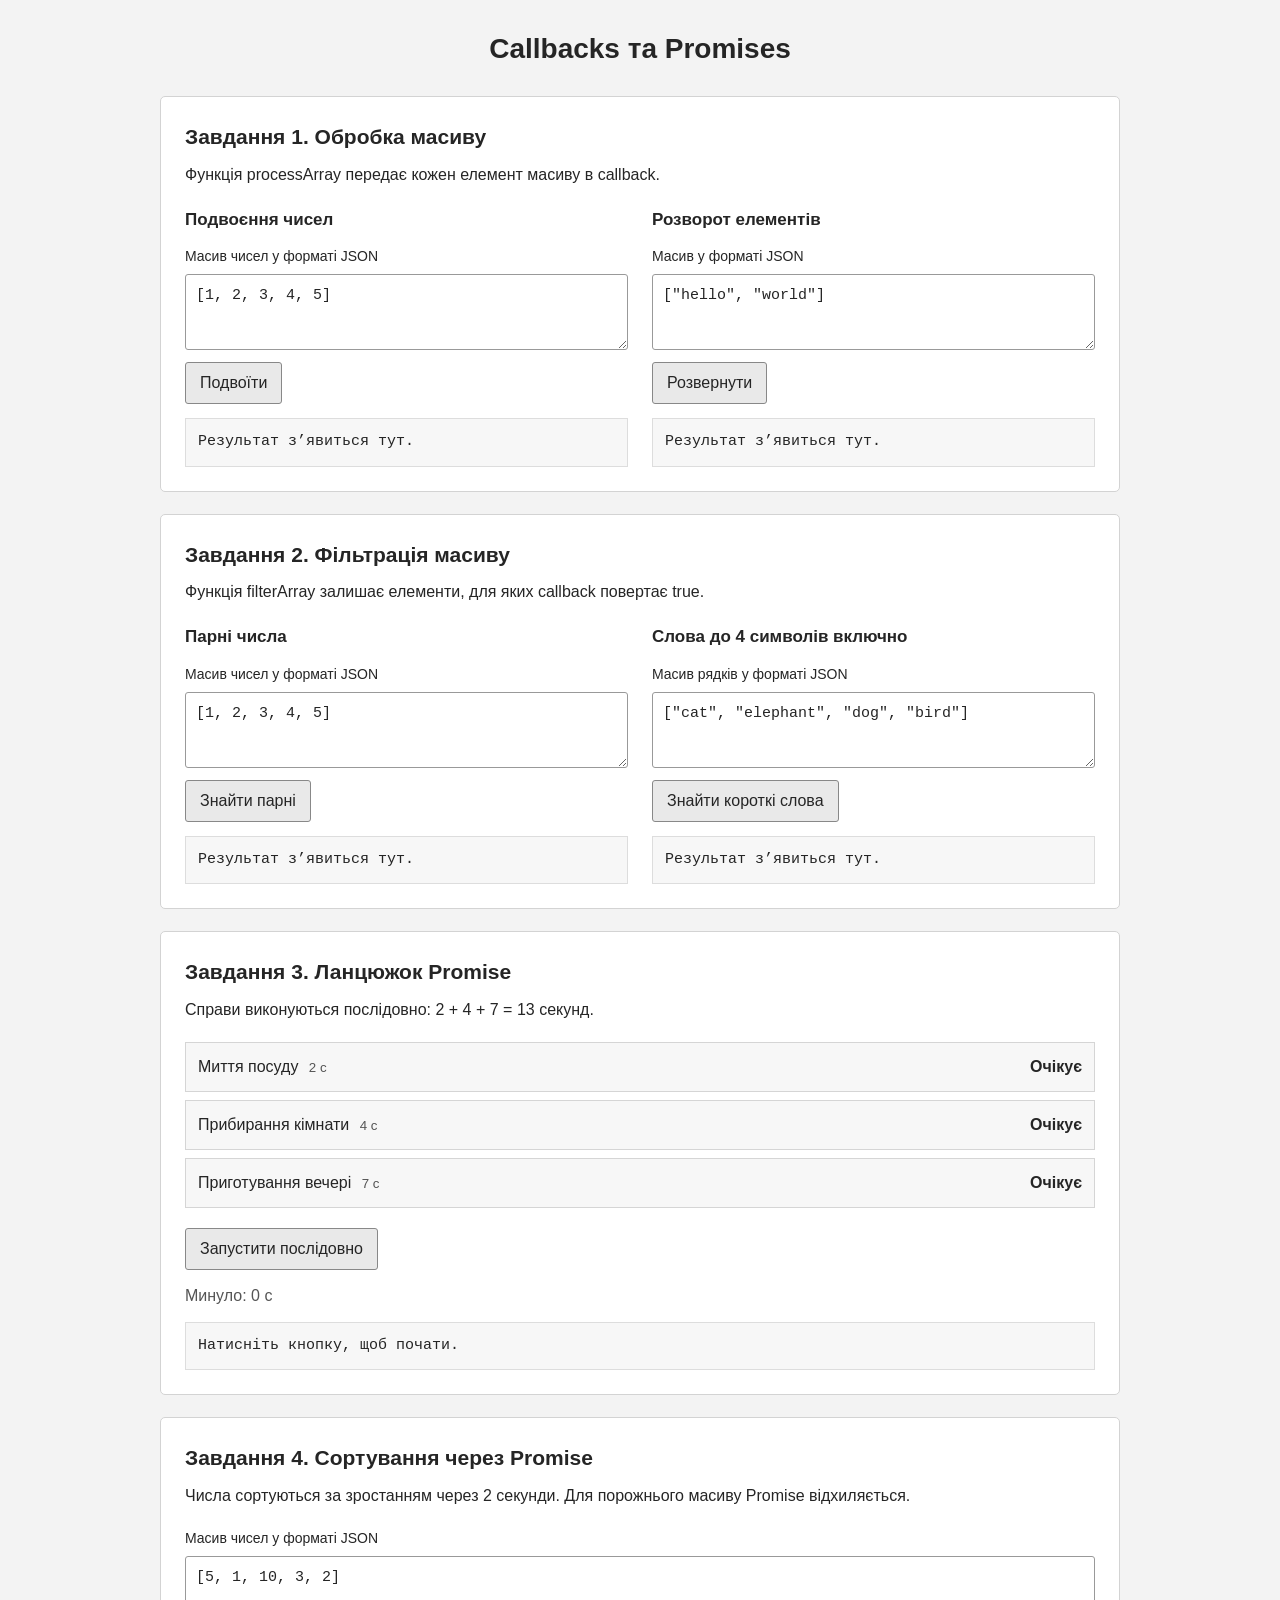
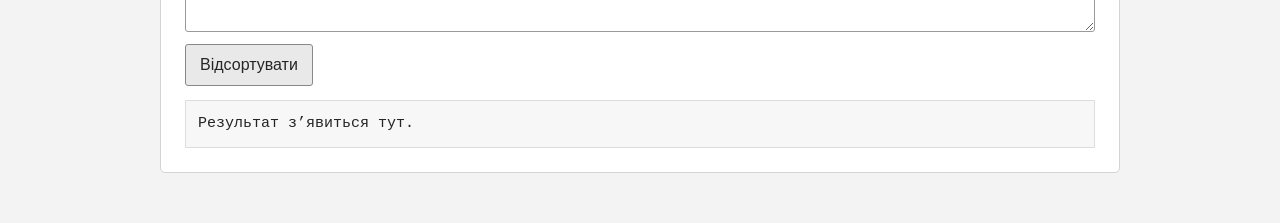
<file: hw10 - Promises, async await/index.html>
<!DOCTYPE html>
<html lang="uk">
<head>
  <meta charset="UTF-8">
  <meta name="viewport" content="width=device-width, initial-scale=1.0">
  <title>Callbacks та Promises</title>
  <link rel="stylesheet" href="style.css">
  <script src="script.js" defer></script>
</head>
<body>
  <main>
    <h1>Callbacks та Promises</h1>

    <section aria-labelledby="process-heading">
      <h2 id="process-heading">Завдання 1. Обробка масиву</h2>
      <p>Функція processArray передає кожен елемент масиву в callback.</p>

      <div class="examples">
        <form id="double-form" novalidate>
          <h3>Подвоєння чисел</h3>
          <label for="double-input">Масив чисел у форматі JSON</label>
          <textarea id="double-input" rows="2" aria-describedby="double-error">[1, 2, 3, 4, 5]</textarea>
          <p id="double-error" class="error" role="alert" hidden></p>
          <button type="submit">Подвоїти</button>
          <pre class="result" role="status" aria-label="Результат подвоєння">Результат з’явиться тут.</pre>
        </form>

        <form id="reverse-form" novalidate>
          <h3>Розворот елементів</h3>
          <label for="reverse-input">Масив у форматі JSON</label>
          <textarea id="reverse-input" rows="2" aria-describedby="reverse-error">["hello", "world"]</textarea>
          <p id="reverse-error" class="error" role="alert" hidden></p>
          <button type="submit">Розвернути</button>
          <pre class="result" role="status" aria-label="Результат розвороту">Результат з’явиться тут.</pre>
        </form>
      </div>
    </section>

    <section aria-labelledby="filter-heading">
      <h2 id="filter-heading">Завдання 2. Фільтрація масиву</h2>
      <p>Функція filterArray залишає елементи, для яких callback повертає true.</p>

      <div class="examples">
        <form id="even-form" novalidate>
          <h3>Парні числа</h3>
          <label for="even-input">Масив чисел у форматі JSON</label>
          <textarea id="even-input" rows="2" aria-describedby="even-error">[1, 2, 3, 4, 5]</textarea>
          <p id="even-error" class="error" role="alert" hidden></p>
          <button type="submit">Знайти парні</button>
          <pre class="result" role="status" aria-label="Парні числа">Результат з’явиться тут.</pre>
        </form>

        <form id="short-form" novalidate>
          <h3>Слова до 4 символів включно</h3>
          <label for="short-input">Масив рядків у форматі JSON</label>
          <textarea id="short-input" rows="2" aria-describedby="short-error">["cat", "elephant", "dog", "bird"]</textarea>
          <p id="short-error" class="error" role="alert" hidden></p>
          <button type="submit">Знайти короткі слова</button>
          <pre class="result" role="status" aria-label="Короткі слова">Результат з’явиться тут.</pre>
        </form>
      </div>
    </section>

    <section aria-labelledby="chores-heading">
      <h2 id="chores-heading">Завдання 3. Ланцюжок Promise</h2>
      <p>Справи виконуються послідовно: 2 + 4 + 7 = 13 секунд.</p>

      <ol id="chores-list">
        <li>
          <span>Миття посуду <small>2 с</small></span>
          <span class="task-state">Очікує</span>
        </li>
        <li>
          <span>Прибирання кімнати <small>4 с</small></span>
          <span class="task-state">Очікує</span>
        </li>
        <li>
          <span>Приготування вечері <small>7 с</small></span>
          <span class="task-state">Очікує</span>
        </li>
      </ol>

      <button id="start-chores" type="button">Запустити послідовно</button>
      <p id="chores-time">Минуло: 0 с</p>
      <pre id="chores-log" class="result" role="log" aria-label="Перебіг виконання справ" aria-live="polite">Натисніть кнопку, щоб почати.</pre>
    </section>

    <section aria-labelledby="sort-heading">
      <h2 id="sort-heading">Завдання 4. Сортування через Promise</h2>
      <p>Числа сортуються за зростанням через 2 секунди. Для порожнього масиву Promise відхиляється.</p>

      <form id="sort-form" novalidate>
        <label for="sort-input">Масив чисел у форматі JSON</label>
        <textarea id="sort-input" rows="2" aria-describedby="sort-error">[5, 1, 10, 3, 2]</textarea>
        <p id="sort-error" class="error" role="alert" hidden></p>
        <button type="submit">Відсортувати</button>
        <pre class="result" role="status" aria-label="Результат сортування">Результат з’явиться тут.</pre>
      </form>
    </section>
  </main>
</body>
</html>
</file>
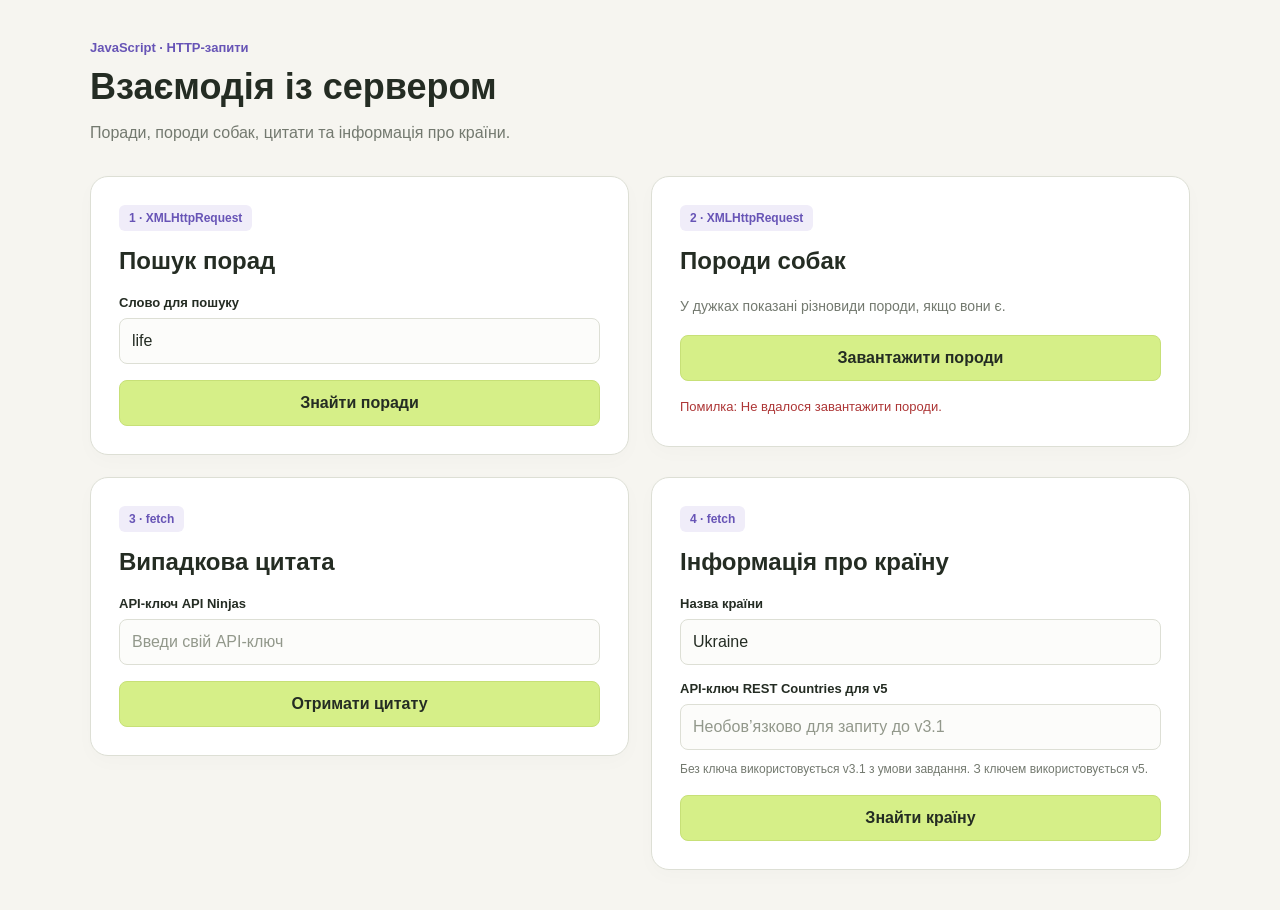
<file: hw13 - Interaction with the server/index.html>
<!DOCTYPE html>
<html lang="uk">
<head>
  <meta charset="UTF-8">
  <meta name="viewport" content="width=device-width, initial-scale=1.0">
  <title>Взаємодія із сервером</title>
  <link rel="stylesheet" href="style.css">
  <script src="script.js" defer></script>
</head>
<body>
  <main class="page">
    <header class="header">
      <p class="subtitle">JavaScript · HTTP-запити</p>
      <h1>Взаємодія із сервером</h1>
      <p>Поради, породи собак, цитати та інформація про країни.</p>
    </header>

    <div class="tasks">
      <section class="card" aria-labelledby="advice-title">
        <span class="badge">1 · XMLHttpRequest</span>
        <h2 id="advice-title">Пошук порад</h2>

        <form id="advice-form" novalidate>
          <fieldset id="advice-fields">
            <label for="advice-input">Слово для пошуку</label>

            <input
              id="advice-input"
              type="text"
              value="life"
              placeholder="Наприклад: life, love, work"
            >

            <button id="advice-button" type="submit">
              Знайти поради
            </button>
          </fieldset>
        </form>

        <p id="advice-status" class="status" role="status"></p>
        <ul id="advice-list" class="list advice-list"></ul>
      </section>

      <section class="card" aria-labelledby="dog-title">
        <span class="badge">2 · XMLHttpRequest</span>
        <h2 id="dog-title">Породи собак</h2>

        <p class="description">
          У дужках показані різновиди породи, якщо вони є.
        </p>

        <fieldset id="dog-fields">
          <button id="dog-button" type="button">
            Завантажити породи
          </button>
        </fieldset>

        <p id="dog-status" class="status" role="status"></p>
        <ul id="breed-list" class="list breed-list"></ul>
      </section>

      <section class="card" aria-labelledby="quote-title">
        <span class="badge">3 · fetch</span>
        <h2 id="quote-title">Випадкова цитата</h2>

        <form id="quote-form" novalidate>
          <fieldset id="quote-fields">
            <label for="quote-key">API-ключ API Ninjas</label>

            <input
              id="quote-key"
              type="password"
              placeholder="Введи свій API-ключ"
              autocomplete="off"
            >

            <button id="quote-button" type="submit">
              Отримати цитату
            </button>
          </fieldset>
        </form>

        <p id="quote-status" class="status" role="status"></p>
        <div id="quote-container"></div>
      </section>

      <section class="card" aria-labelledby="country-title">
        <span class="badge">4 · fetch</span>
        <h2 id="country-title">Інформація про країну</h2>

        <form id="country-form" novalidate>
          <fieldset id="country-fields">
            <label for="country-input">Назва країни</label>

            <input
              id="country-input"
              type="text"
              value="Ukraine"
              placeholder="Наприклад: Ukraine, Canada, Germany"
            >

            <label for="country-key">
              API-ключ REST Countries для v5
            </label>

            <input
              id="country-key"
              type="password"
              placeholder="Необов’язково для запиту до v3.1"
              autocomplete="off"
              aria-describedby="country-hint"
            >

            <p id="country-hint" class="hint">
              Без ключа використовується v3.1 з умови завдання.
              З ключем використовується v5.
            </p>

            <button id="country-button" type="submit">
              Знайти країну
            </button>
          </fieldset>
        </form>

        <p id="country-status" class="status" role="status"></p>
        <div id="country-info" class="country-info"></div>
      </section>
    </div>
  </main>
</body>
</html>
</file>
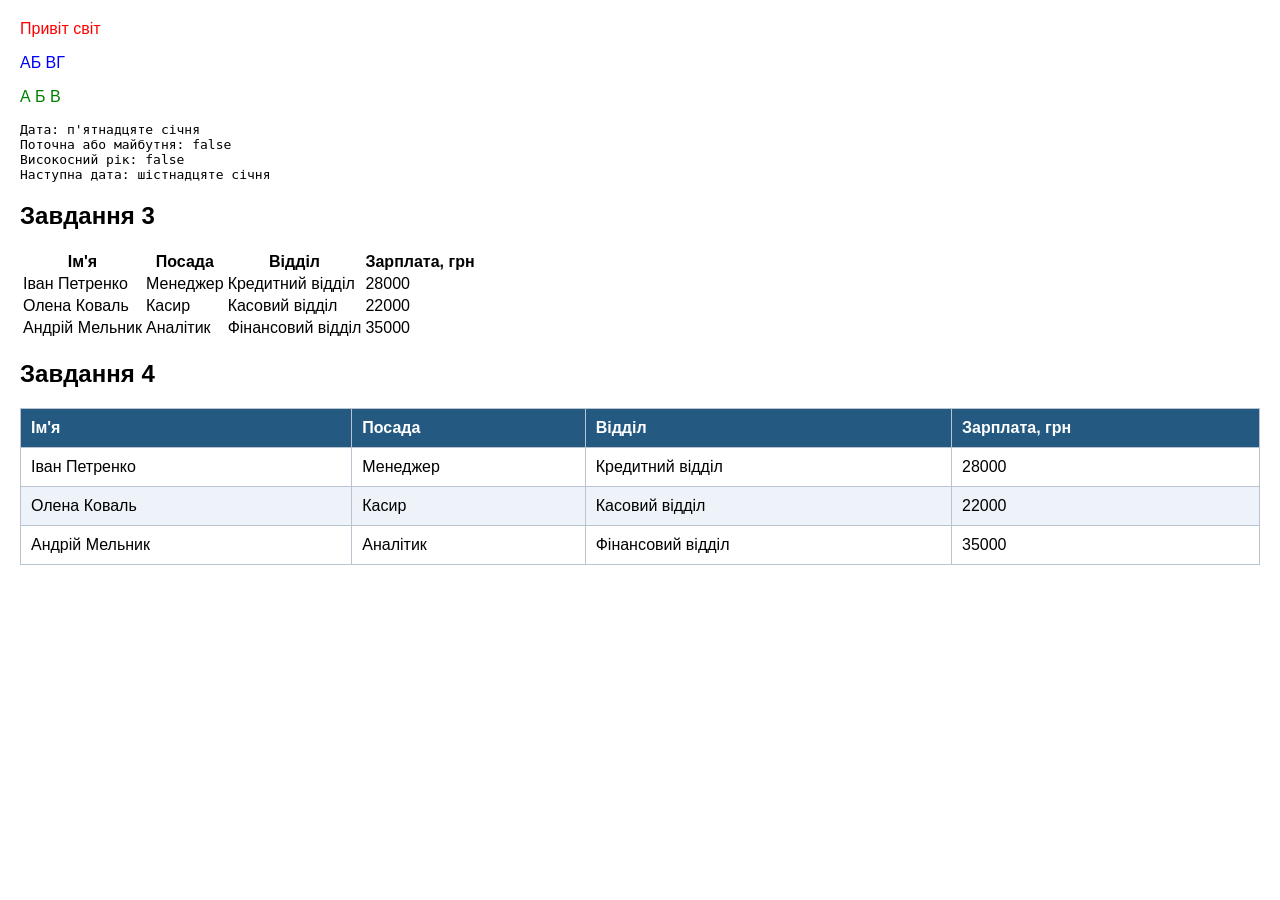
<file: hw5 - OOP. Part 2/index.html>
<!DOCTYPE html>
<html lang="en">

<head>
    <meta charset="UTF-8">
    <meta name="viewport" content="width=device-width, initial-scale=1.0">
    <link rel="stylesheet" href="style.css">
    <script src="main.js" defer></script>
    <title>Document</title>
</head>

<body>

</body>

</html>
</file>
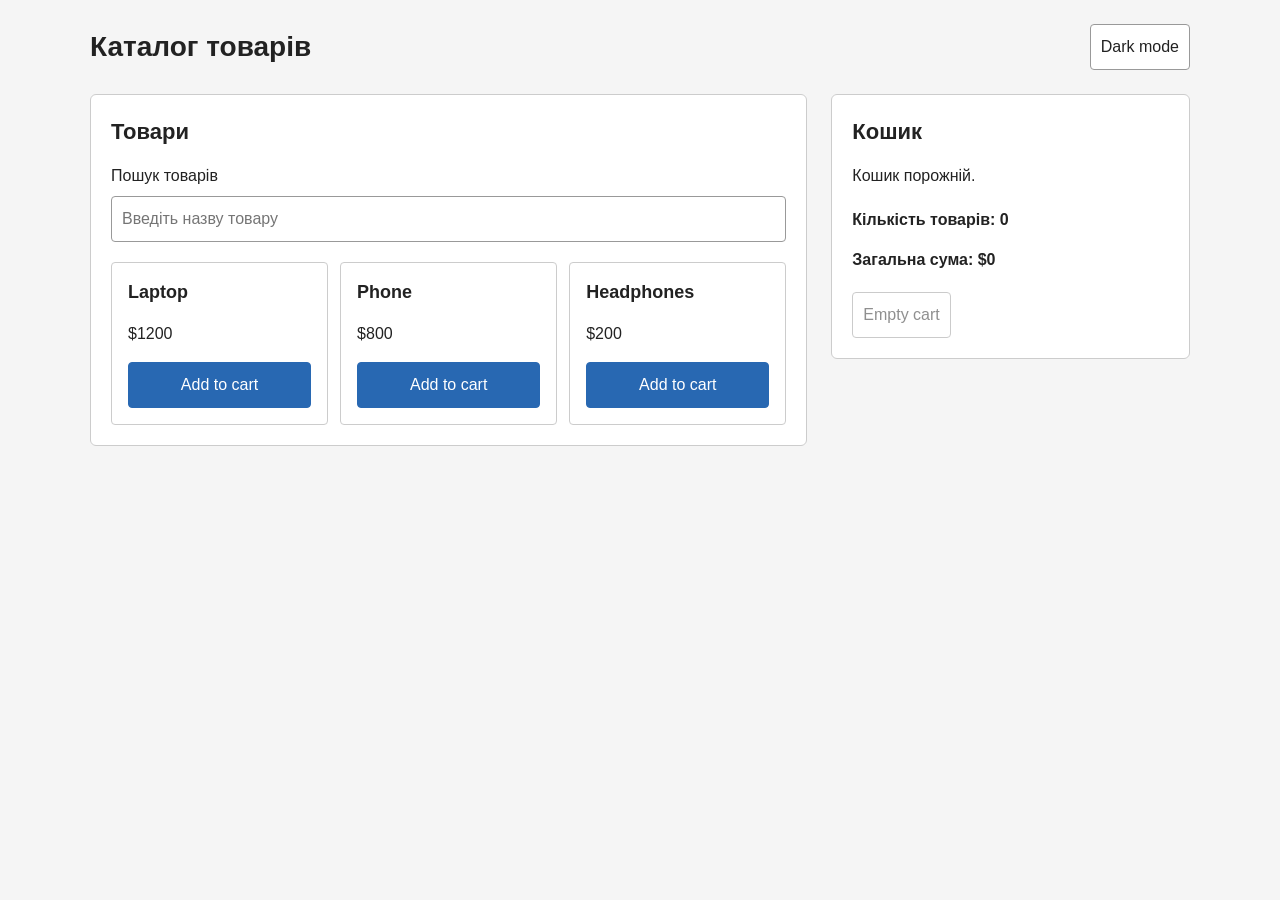
<file: hw6 - DOM.Part 2/index.html>
<!DOCTYPE html>
<html lang="uk">
<head>
    <meta charset="UTF-8">
    <meta name="viewport" content="width=device-width, initial-scale=1.0">
    <title>Каталог товарів</title>
    <link rel="stylesheet" href="style.css">
    <script src="script.js" defer></script>
</head>
<body>
    <header class="page-header">
        <h1>Каталог товарів</h1>
        <button id="theme-button" type="button" aria-label="Темний режим" aria-pressed="false">Dark mode</button>
    </header>

    <main class="layout">
        <section aria-labelledby="products-heading">
            <h2 id="products-heading">Товари</h2>
            <label for="search-input">Пошук товарів</label>
            <input id="search-input" type="search" placeholder="Введіть назву товару" autocomplete="off">

            <div id="product-list" class="product-list"></div>
            <p id="products-message" hidden>Товарів не знайдено.</p>
        </section>

        <section aria-labelledby="cart-heading">
            <h2 id="cart-heading">Кошик</h2>
            <ul id="cart-list" class="cart-list"></ul>
            <p id="cart-message">Кошик порожній.</p>

            <div class="cart-summary" role="status">
                <p>Кількість товарів: <span id="cart-count">0</span></p>
                <p>Загальна сума: <span id="cart-total">$0</span></p>
            </div>

            <button id="empty-cart-button" type="button" disabled>Empty cart</button>
        </section>
    </main>
</body>
</html>
</file>
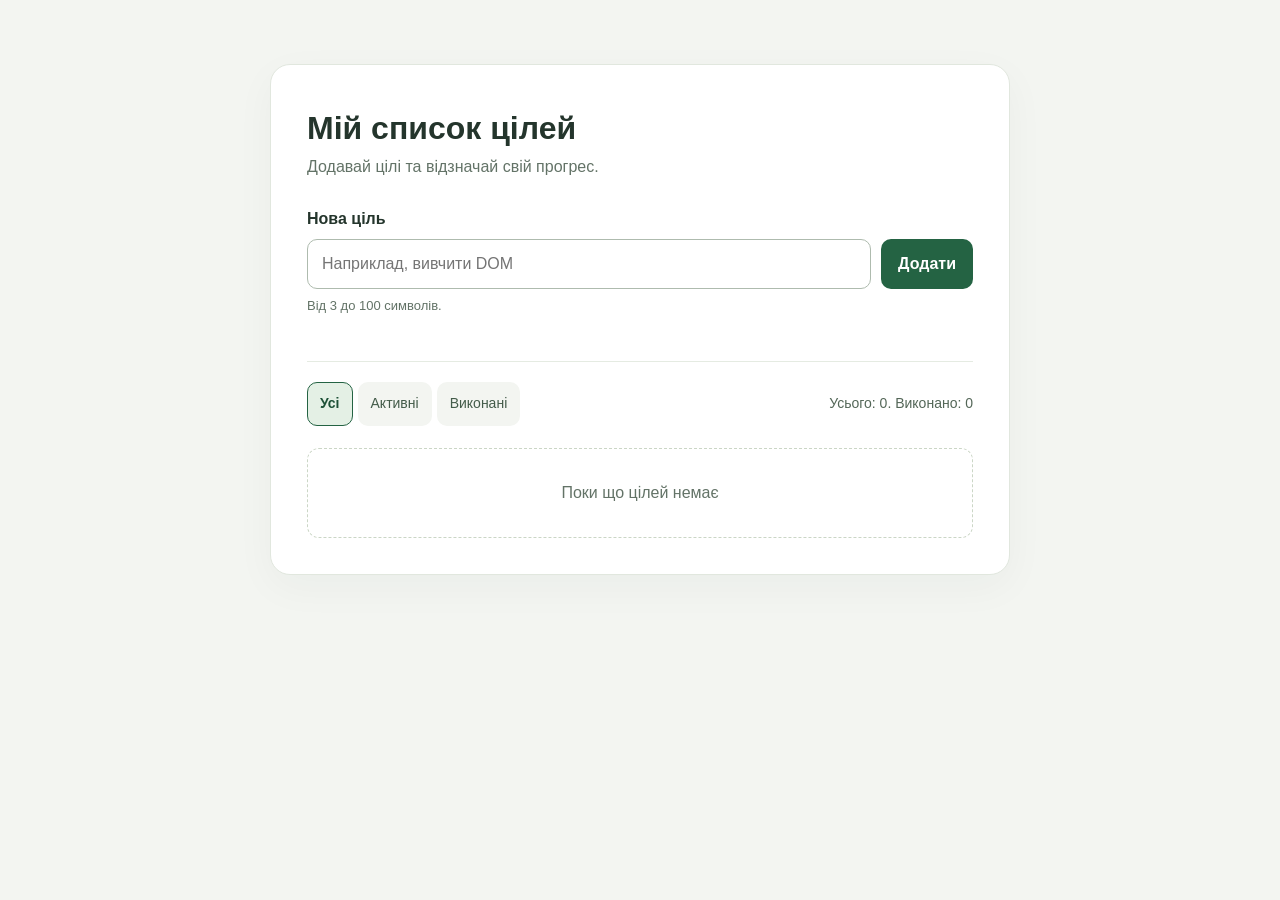
<file: hw6 - DOM/index.html>
<!DOCTYPE html>
<html lang="uk">
<head>
    <meta charset="UTF-8">
    <meta name="viewport" content="width=device-width, initial-scale=1.0">
    <title>Мій список цілей</title>
    <link rel="stylesheet" href="style.css">
    <script src="script.js" defer></script>
</head>
<body>
    <main class="container">
        <header>
            <h1>Мій список цілей</h1>
            <p class="subtitle">Додавай цілі та відзначай свій прогрес.</p>
        </header>

        <form id="goal-form" novalidate>
            <label for="goal-input">Нова ціль</label>
            <div class="form-row">
                <input
                    id="goal-input"
                    name="goal"
                    type="text"
                    placeholder="Наприклад, вивчити DOM"
                    autocomplete="off"
                    aria-describedby="goal-hint goal-error"
                    aria-invalid="false"
                    required
                >
                <button class="add-button" type="submit">Додати</button>
            </div>
            <p id="goal-hint" class="hint">Від 3 до 100 символів.</p>
            <p id="goal-error" class="error" role="alert"></p>
        </form>

        <div class="list-toolbar">
            <div class="filters" role="group" aria-label="Фільтри цілей">
                <button class="filter-button active" type="button" data-filter="all" aria-pressed="true">Усі</button>
                <button class="filter-button" type="button" data-filter="active" aria-pressed="false">Активні</button>
                <button class="filter-button" type="button" data-filter="completed" aria-pressed="false">Виконані</button>
            </div>
            <p id="counter" class="counter" role="status">Усього: 0. Виконано: 0</p>
        </div>

        <ul id="goal-list" class="goal-list" aria-label="Список цілей"></ul>
        <p id="empty-message" class="empty-message">Поки що цілей немає</p>
    </main>
</body>
</html>
</file>
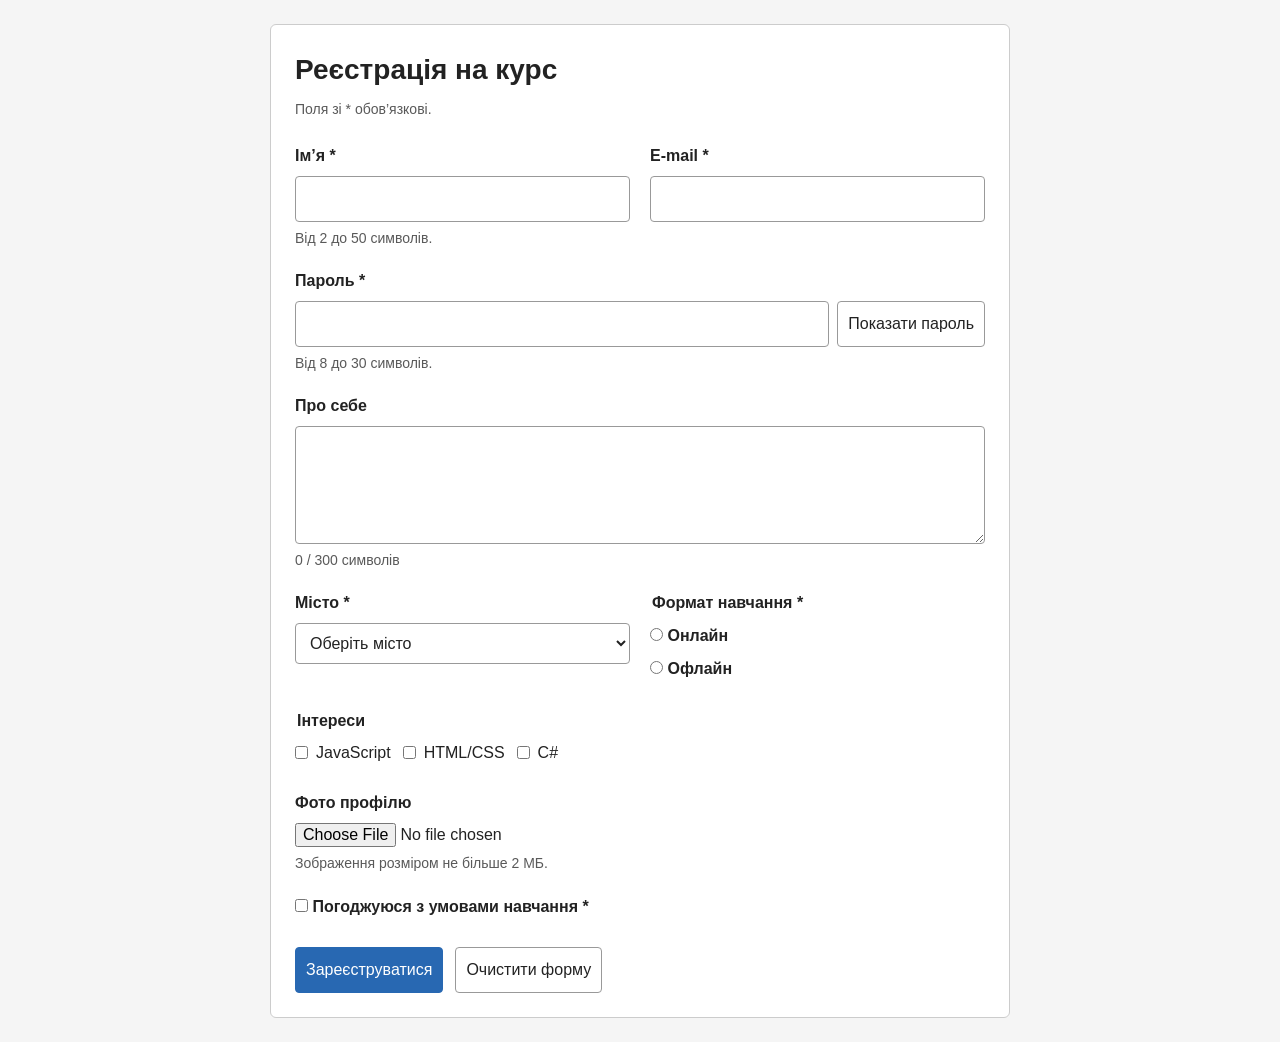
<file: hw7 - Forms/index.html>
<!DOCTYPE html>
<html lang="uk">
<head>
    <meta charset="UTF-8">
    <meta name="viewport" content="width=device-width, initial-scale=1.0">
    <title>Реєстрація на курс</title>
    <link rel="stylesheet" href="style.css">
    <script src="script.js" defer></script>
</head>
<body>
    <main class="container">
        <h1>Реєстрація на курс</h1>
        <p class="hint">Поля зі * обов’язкові.</p>

        <form id="registration-form" novalidate>
            <div class="field">
                <label for="full-name">Ім’я *</label>
                <input class="text-input" id="full-name" name="fullName" type="text" autocomplete="name" minlength="2" maxlength="50" required aria-describedby="name-hint name-error" aria-invalid="false">
                <p id="name-hint" class="hint">Від 2 до 50 символів.</p>
                <p id="name-error" class="error" role="alert"></p>
            </div>

            <div class="field">
                <label for="email">E-mail *</label>
                <input class="text-input" id="email" name="email" type="email" autocomplete="email" maxlength="100" required aria-describedby="email-error" aria-invalid="false">
                <p id="email-error" class="error" role="alert"></p>
            </div>

            <div class="field wide">
                <label for="password">Пароль *</label>
                <div class="password-row">
                    <input class="text-input" id="password" name="password" type="password" autocomplete="new-password" minlength="8" maxlength="30" required aria-describedby="password-hint password-error" aria-invalid="false">
                    <button id="password-button" type="button" aria-controls="password" aria-label="Показувати пароль" aria-pressed="false">Показати пароль</button>
                </div>
                <p id="password-hint" class="hint">Від 8 до 30 символів.</p>
                <p id="password-error" class="error" role="alert"></p>
            </div>

            <div class="field wide">
                <label for="about">Про себе</label>
                <textarea class="text-input" id="about" name="about" rows="4" maxlength="300" aria-describedby="about-counter about-error" aria-invalid="false"></textarea>
                <p id="about-counter" class="hint"><span id="character-count">0</span> / 300 символів</p>
                <p id="about-error" class="error" role="alert"></p>
            </div>

            <div class="field">
                <label for="city">Місто *</label>
                <select class="text-input" id="city" name="city" required aria-describedby="city-error" aria-invalid="false">
                    <option value="">Оберіть місто</option>
                    <option value="Вінниця">Вінниця</option>
                    <option value="Київ">Київ</option>
                    <option value="Львів">Львів</option>
                    <option value="Одеса">Одеса</option>
                    <option value="Дніпро">Дніпро</option>
                    <option value="Інше місто">Інше місто</option>
                </select>
                <p id="city-error" class="error" role="alert"></p>
            </div>

            <fieldset id="format-group" class="field" aria-describedby="format-error">
                <legend>Формат навчання *</legend>
                <label class="choice"><input id="format-online" type="radio" name="format" value="online" required aria-invalid="false" aria-describedby="format-error"> Онлайн</label>
                <label class="choice"><input type="radio" name="format" value="offline" required aria-describedby="format-error"> Офлайн</label>
                <p id="format-error" class="error" role="alert"></p>
            </fieldset>

            <fieldset class="field wide">
                <legend>Інтереси</legend>
                <div class="interests">
                    <label class="choice"><input type="checkbox" name="interests" value="JavaScript"> JavaScript</label>
                    <label class="choice"><input type="checkbox" name="interests" value="HTML/CSS"> HTML/CSS</label>
                    <label class="choice"><input type="checkbox" name="interests" value="C#"> C#</label>
                </div>
            </fieldset>

            <div class="field wide">
                <label for="photo">Фото профілю</label>
                <input id="photo" name="photo" type="file" accept="image/*" aria-describedby="photo-hint photo-error" aria-invalid="false">
                <p id="photo-hint" class="hint">Зображення розміром не більше 2 МБ.</p>
                <p id="photo-error" class="error" role="alert"></p>
            </div>

            <div class="field wide">
                <label class="choice"><input id="terms" name="terms" type="checkbox" required aria-describedby="terms-error" aria-invalid="false"> Погоджуюся з умовами навчання *</label>
                <p id="terms-error" class="error" role="alert"></p>
            </div>

            <div class="buttons wide">
                <button class="submit-button" type="submit">Зареєструватися</button>
                <button type="reset">Очистити форму</button>
            </div>

            <p id="success-message" class="success wide" role="status" hidden></p>
        </form>
    </main>
</body>
</html>
</file>
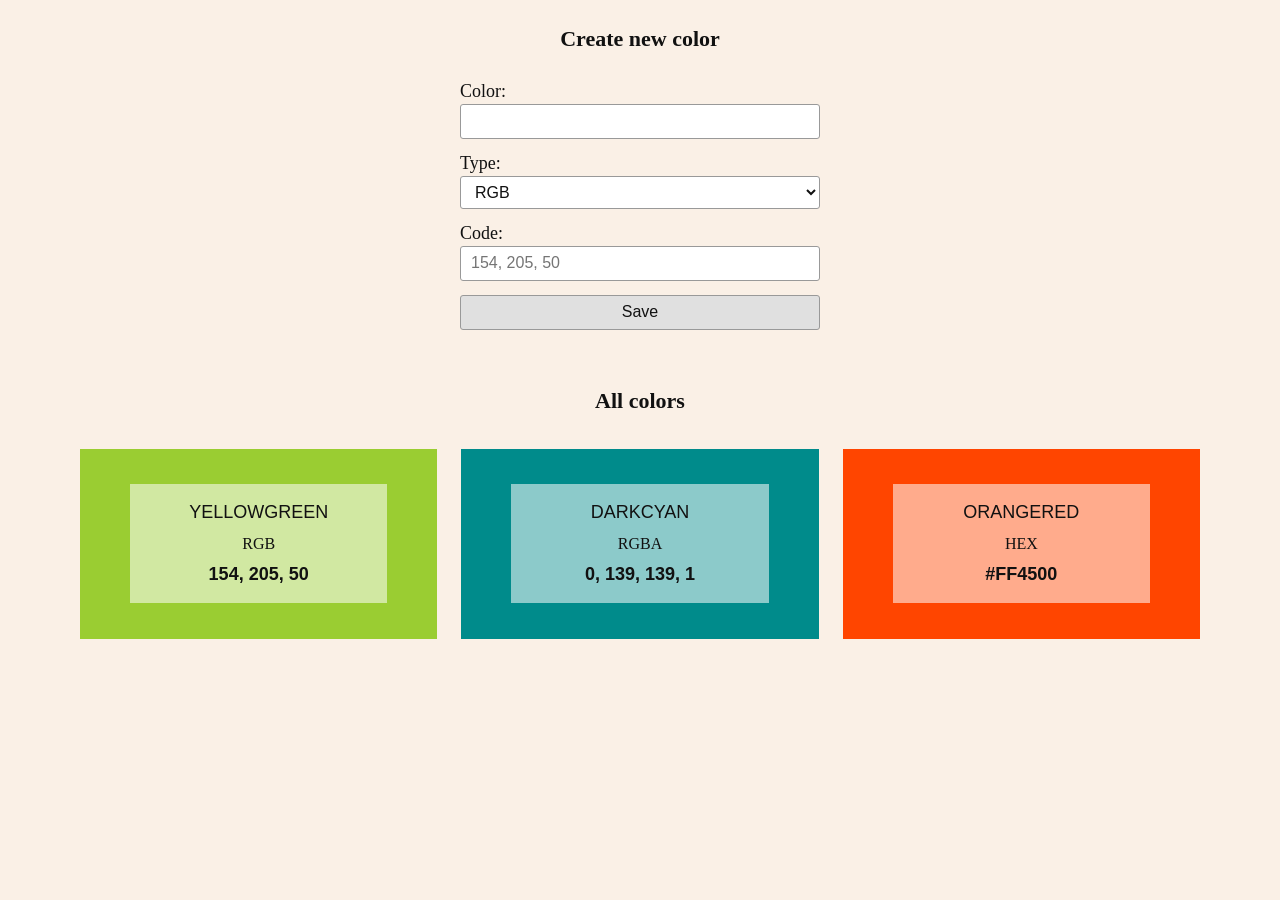
<file: hw8 - Forms. Part 2/index.html>
<!DOCTYPE html>
<html lang="uk">
<head>
    <meta charset="UTF-8">
    <meta name="viewport" content="width=device-width, initial-scale=1.0">
    <title>Color palette</title>
    <link rel="stylesheet" href="style.css">
    <script src="script.js" defer></script>
</head>
<body>
    <main>
        <section class="form-section" aria-labelledby="form-heading">
            <h1 id="form-heading">Create new color</h1>

            <form id="color-form" novalidate>
                <label for="color-name">Color:</label>
                <input id="color-name" name="colorName" type="text" autocomplete="off" required aria-describedby="name-error" aria-invalid="false">
                <p id="name-error" class="error" role="alert"></p>

                <label for="color-type">Type:</label>
                <select id="color-type" name="colorType">
                    <option value="RGB">RGB</option>
                    <option value="RGBA">RGBA</option>
                    <option value="HEX">HEX</option>
                </select>

                <label for="color-code">Code:</label>
                <input id="color-code" name="colorCode" type="text" autocomplete="off" required aria-describedby="code-error" aria-invalid="false">
                <p id="code-error" class="error" role="alert"></p>

                <button type="submit">Save</button>
                <p id="cookie-error" class="error" role="alert"></p>
            </form>
        </section>

        <section class="palette-section" aria-labelledby="palette-heading">
            <h2 id="palette-heading">All colors</h2>
            <div id="palette" class="palette"></div>
            <p id="empty-message" hidden>Поки що кольорів немає.</p>
        </section>
    </main>
</body>
</html>
</file>
<file: hw10 - Promises, async await/style.css>
* {
  box-sizing: border-box;
}

[hidden] {
  display: none !important;
}

body {
  margin: 0;
  padding: 28px 18px;
  background: #f3f3f3;
  color: #252525;
  font-family: Arial, sans-serif;
  line-height: 1.5;
}

main {
  max-width: 960px;
  margin: 0 auto;
}

h1 {
  margin: 0 0 26px;
  text-align: center;
  font-size: 28px;
}

section {
  margin-bottom: 22px;
  padding: 24px;
  border: 1px solid #d3d3d3;
  border-radius: 5px;
  background: white;
}

h2 {
  margin: 0 0 10px;
  font-size: 21px;
}

h3 {
  margin: 0 0 14px;
  font-size: 17px;
}

section > p {
  margin: 0 0 20px;
}

.examples {
  display: grid;
  grid-template-columns: repeat(2, minmax(0, 1fr));
  gap: 24px;
}

form {
  min-width: 0;
}

label {
  display: block;
  margin-bottom: 7px;
  font-size: 14px;
}

textarea {
  display: block;
  width: 100%;
  min-height: 76px;
  margin-bottom: 12px;
  padding: 10px;
  resize: vertical;
  border: 1px solid #999;
  border-radius: 3px;
  background: white;
  color: inherit;
  font: 15px/1.5 Consolas, monospace;
}

textarea[aria-invalid="true"] {
  border-color: #a32929;
}

button {
  min-height: 38px;
  padding: 8px 14px;
  border: 1px solid #888;
  border-radius: 3px;
  background: #e9e9e9;
  color: inherit;
  font: inherit;
  cursor: pointer;
}

button:hover:not(:disabled) {
  background: #dcdcdc;
}

button:disabled {
  cursor: default;
  opacity: 0.6;
}

button:focus-visible,
textarea:focus-visible {
  outline: 2px solid #444;
  outline-offset: 2px;
}

.result {
  min-height: 48px;
  margin: 14px 0 0;
  padding: 12px;
  border: 1px solid #ddd;
  background: #f7f7f7;
  white-space: pre-wrap;
  overflow-wrap: anywhere;
  font: 15px/1.5 Consolas, monospace;
}

.error {
  margin: 0 0 12px;
  color: #a32929;
  overflow-wrap: anywhere;
}

#chores-list {
  margin: 0 0 20px;
  padding: 0;
  list-style: none;
}

#chores-list li {
  display: flex;
  justify-content: space-between;
  gap: 16px;
  margin-bottom: 8px;
  padding: 12px;
  border: 1px solid #d5d5d5;
  background: #f7f7f7;
}

#chores-list small {
  margin-left: 6px;
  color: #555;
}

#chores-list .working {
  border-color: #b59a42;
  background: #fff8db;
}

#chores-list .done {
  border-color: #7b9c7b;
  background: #edf5ed;
}

.task-state {
  text-align: right;
  font-weight: bold;
}

#chores-time {
  margin: 14px 0 0;
  color: #555;
}

@media (max-width: 680px) {
  body {
    padding: 20px 12px;
  }

  section {
    padding: 18px;
  }

  .examples {
    grid-template-columns: minmax(0, 1fr);
  }

  #chores-list li {
    flex-direction: column;
    gap: 4px;
  }

  .task-state {
    text-align: left;
  }
}
</file>
<file: hw13 - Interaction with the server/style.css>
/* 1. Базові стилі */

* {
  box-sizing: border-box;
}

body {
  margin: 0;
  background: #f6f5f0;
  color: #242c23;
  font-family: "Segoe UI", Arial, sans-serif;
}

input,
button {
  font: inherit;
}

.page {
  max-width: 1150px;
  margin: 0 auto;
  padding: 40px 25px;
}

/* 2. Заголовок */

.header {
  margin-bottom: 30px;
}

.subtitle {
  margin: 0 0 10px;
  color: #6754b6;
  font-size: 13px;
  font-weight: 600;
}

h1 {
  margin: 0 0 12px;
  font-size: 36px;
  line-height: 1.2;
}

.header > p:last-child {
  margin: 0;
  color: #73796f;
  line-height: 1.6;
}

/* 3. Сітка та картки */

.tasks {
  display: grid;
  grid-template-columns: repeat(2, minmax(0, 1fr));
  align-items: start;
  gap: 22px;
}

.card {
  min-width: 0;
  padding: 28px;
  border: 1px solid #dddfd5;
  border-radius: 18px;
  background: #fff;
  box-shadow: 0 6px 20px #242c2305;
}

.badge {
  display: inline-block;
  padding: 6px 10px;
  border-radius: 6px;
  background: #f0edf9;
  color: #6754b6;
  font-size: 12px;
  font-weight: 600;
}

h2 {
  margin: 16px 0 20px;
  font-size: 24px;
}

.description {
  margin: 0 0 18px;
  color: #73796f;
  font-size: 14px;
  line-height: 1.6;
}

/* 4. Форми */

fieldset {
  min-width: 0;
  margin: 0;
  padding: 0;
  border: 0;
}

label {
  display: block;
  margin-bottom: 8px;
  font-size: 13px;
  font-weight: 600;
}

input {
  width: 100%;
  min-height: 46px;
  padding: 11px 12px;
  border: 1px solid #dddfd5;
  border-radius: 8px;
  background: #fcfcfa;
  color: #242c23;
}

input + label {
  margin-top: 16px;
}

input::placeholder {
  color: #92988b;
}

button {
  width: 100%;
  min-height: 46px;
  margin-top: 16px;
  padding: 11px 15px;
  border: 1px solid #c7e077;
  border-radius: 8px;
  background: #d6ef88;
  color: #242c23;
  font-weight: 600;
  cursor: pointer;
}

button:hover {
  background: #cbe777;
}

#dog-button {
  margin-top: 0;
}

input:focus-visible,
button:focus-visible {
  outline: 3px solid #c7bde9;
  outline-offset: 3px;
}

fieldset:disabled {
  opacity: 0.65;
}

fieldset:disabled button {
  cursor: wait;
}

/* 5. Повідомлення */

.status {
  margin: 16px 0 0;
  color: #6754b6;
  font-size: 13px;
  line-height: 1.6;
  overflow-wrap: anywhere;
}

.status:empty {
  display: none;
}

.status--error {
  color: #ad3636;
}

.hint {
  margin: 10px 0 0;
  color: #73796f;
  font-size: 12px;
  line-height: 1.6;
}

/* 6. Списки */

.list {
  max-height: 320px;
  margin: 18px 0 0;
  padding-left: 22px;
  overflow-y: auto;
}

.list:empty {
  display: none;
}

.list li {
  padding: 8px 5px;
  font-size: 14px;
  line-height: 1.6;
  overflow-wrap: anywhere;
}

.list li + li {
  border-top: 1px solid #eeeee8;
}

.breed-list {
  text-transform: capitalize;
}

/* 7. Цитата та країни */

blockquote {
  margin: 20px 0 12px;
  padding: 16px;
  border-left: 4px solid #6754b6;
  border-radius: 0 8px 8px 0;
  background: #f0edf9;
  font-size: 18px;
  line-height: 1.7;
}

.quote-author {
  margin: 0;
  color: #73796f;
  font-size: 14px;
  text-align: right;
}

.country-info {
  display: grid;
  gap: 16px;
  margin-top: 20px;
}

.country-info:empty {
  display: none;
}

.country-card {
  padding: 18px;
  border: 1px solid #e4e7dc;
  border-radius: 10px;
  background: #fcfcfa;
}

.country-card h3 {
  margin: 0 0 15px;
  font-size: 21px;
}

.country-card p {
  margin: 9px 0 0;
  font-size: 14px;
  line-height: 1.6;
}

.flag {
  display: block;
  width: 160px;
  max-width: 100%;
  height: auto;
  margin-bottom: 15px;
  border: 1px solid #dddfd5;
}

/* 8. Мобільні екрани */

@media (max-width: 760px) {
  .page {
    padding: 28px 18px;
  }

  .tasks {
    grid-template-columns: 1fr;
  }

  .card {
    padding: 23px;
  }

  h1 {
    font-size: 29px;
  }
}
</file>
<file: hw5 - OOP. Part 2/style.css>
body {
    margin: 20px;
    font-family: Arial, sans-serif;
}
</file>
<file: hw6 - DOM.Part 2/style.css>
* {
    box-sizing: border-box;
}

body {
    margin: 0;
    padding: 24px;
    background: #f5f5f5;
    color: #222222;
    font-family: Arial, sans-serif;
    line-height: 1.5;
}

.page-header,
.layout {
    max-width: 1100px;
    margin: 0 auto;
}

.page-header {
    display: flex;
    flex-wrap: wrap;
    align-items: center;
    justify-content: space-between;
    gap: 12px;
    margin-bottom: 24px;
}

h1,
h2,
h3 {
    margin: 0 0 16px;
}

h1 {
    margin: 0;
    font-size: 28px;
}

h2 {
    font-size: 22px;
}

h3 {
    font-size: 18px;
}

.layout {
    display: grid;
    grid-template-columns: 2fr 1fr;
    gap: 24px;
    align-items: start;
}

section {
    min-width: 0;
    padding: 20px;
    border: 1px solid #cccccc;
    border-radius: 6px;
    background: #ffffff;
}

input,
button {
    padding: 10px;
    border: 1px solid #999999;
    border-radius: 4px;
    background: #ffffff;
    color: inherit;
    font: inherit;
}

button {
    cursor: pointer;
}

button:disabled {
    opacity: 0.5;
    cursor: default;
}

input:focus-visible,
button:focus-visible {
    outline: 2px solid #2868b2;
    outline-offset: 2px;
}

#search-input {
    display: block;
    width: 100%;
    margin: 8px 0 20px;
}

.product-list {
    display: grid;
    grid-template-columns: repeat(3, minmax(0, 1fr));
    gap: 12px;
}

.product {
    padding: 16px;
    border: 1px solid #cccccc;
    border-radius: 4px;
}

.add-to-cart {
    width: 100%;
    border-color: #2868b2;
    background: #2868b2;
    color: #ffffff;
}

.cart-list {
    margin: 0;
    padding: 0;
    list-style: none;
}

.cart-item {
    display: flex;
    align-items: center;
    justify-content: space-between;
    gap: 12px;
    padding: 12px 0;
    border-bottom: 1px solid #cccccc;
}

.cart-item-text {
    min-width: 0;
    margin: 0;
    overflow-wrap: anywhere;
}

.remove-from-cart {
    flex-shrink: 0;
}

.cart-summary {
    margin: 20px 0;
    font-weight: bold;
}

body.dark-mode {
    background: #1e1e1e;
    color: #eeeeee;
}

body.dark-mode section,
body.dark-mode .product,
body.dark-mode input,
body.dark-mode button {
    border-color: #777777;
    background: #2c2c2c;
    color: #eeeeee;
}

body.dark-mode .cart-item {
    border-color: #777777;
}

@media (max-width: 850px) {
    .layout {
        grid-template-columns: 1fr;
    }
}

@media (max-width: 550px) {
    body {
        padding: 16px;
    }

    .product-list {
        grid-template-columns: 1fr;
    }
}

[hidden] {
    display: none !important;
}
</file>
<file: hw6 - DOM/style.css>
* {
    box-sizing: border-box;
}

body {
    margin: 0;
    padding: 64px 20px;
    background: #f3f5f1;
    color: #24352c;
    font-family: Arial, sans-serif;
    line-height: 1.5;
}

.container {
    width: 100%;
    max-width: 740px;
    margin: 0 auto;
    padding: 36px;
    background: #ffffff;
    border: 1px solid #e1e7de;
    border-radius: 20px;
    box-shadow: 0 12px 40px #24352c0a;
}


h1 {
    margin: 8px 0;
    font-size: 32px;
    line-height: 1.2;
}

.subtitle {
    margin: 0 0 28px;
    color: #637367;
}

form > label {
    display: block;
    margin-bottom: 8px;
    font-weight: bold;
}

.form-row {
    display: flex;
    gap: 10px;
}

input[type="text"] {
    flex: 1;
    min-width: 0;
    padding: 12px 14px;
    border: 1px solid #aebbae;
    border-radius: 10px;
    color: inherit;
    font: inherit;
}

input[aria-invalid="true"] {
    border-color: #b23232;
}

button {
    min-height: 44px;
    padding: 10px 16px;
    border: 1px solid transparent;
    border-radius: 10px;
    font: inherit;
    cursor: pointer;
}

button:focus-visible,
input:focus-visible {
    outline: 3px solid #739c80;
    outline-offset: 3px;
}

.add-button {
    background: #246343;
    color: #ffffff;
    font-weight: bold;
}

.add-button:hover {
    background: #1c5036;
}

.hint {
    margin: 7px 0 0;
    color: #637367;
    font-size: 13px;
}

.error {
    min-height: 21px;
    margin: 4px 0 20px;
    color: #b23232;
    font-size: 14px;
}

.list-toolbar {
    display: flex;
    flex-wrap: wrap;
    align-items: center;
    justify-content: space-between;
    gap: 12px;
    padding-top: 20px;
    border-top: 1px solid #e5ebe2;
}

.filters {
    display: flex;
    flex-wrap: wrap;
    gap: 5px;
}

.filter-button {
    padding: 8px 12px;
    background: #f3f5f1;
    color: #435b49;
    font-size: 14px;
}

.filter-button:hover {
    background: #e4eddf;
}

.filter-button.active {
    border-color: #246343;
    background: #e4f0e5;
    color: #1c5036;
    font-weight: bold;
}

.counter {
    margin: 0;
    color: #536657;
    font-size: 14px;
}

.goal-list {
    display: grid;
    gap: 10px;
    margin: 22px 0 0;
    padding: 0;
    list-style: none;
}

.goal-item {
    display: flex;
    align-items: center;
    justify-content: space-between;
    gap: 14px;
    padding: 12px 14px;
    border: 1px solid #e1e7de;
    border-radius: 12px;
}

.goal-label {
    display: flex;
    flex: 1;
    min-width: 0;
    align-items: center;
    gap: 12px;
    cursor: pointer;
}

.goal-checkbox {
    flex-shrink: 0;
    width: 20px;
    height: 20px;
    margin: 0;
    accent-color: #246343;
    cursor: pointer;
}

.goal-text {
    min-width: 0;
    overflow-wrap: anywhere;
}

.completed {
    background: #f5f8f3;
}

.completed .goal-text {
    text-decoration: line-through;
    opacity: 0.6;
}

.delete-button {
    flex-shrink: 0;
    padding: 8px 10px;
    background: #fff0ed;
    color: #a23025;
    font-size: 14px;
}

.delete-button:hover {
    background: #ffe1db;
}

.empty-message {
    margin: 0;
    padding: 32px 16px;
    border: 1px dashed #cbd6c6;
    border-radius: 12px;
    color: #637367;
    text-align: center;
}

@media (max-width: 540px) {
    body {
        padding: 24px 12px;
    }

    .container {
        padding: 24px 18px;
    }

    h1 {
        font-size: 27px;
    }

    .form-row {
        flex-direction: column;
    }

    .goal-item {
        gap: 8px;
        padding: 10px;
    }
}

/* Зберігає приховування елементів навіть із display: flex. */
[hidden] {
    display: none !important;
}
</file>
<file: hw7 - Forms/style.css>
* {
    box-sizing: border-box;
}

body {
    margin: 0;
    padding: 24px;
    background: #f5f5f5;
    color: #222222;
    font-family: Arial, sans-serif;
    line-height: 1.5;
}

.container {
    max-width: 740px;
    margin: 0 auto;
    padding: 24px;
    border: 1px solid #cccccc;
    border-radius: 6px;
    background: #ffffff;
}

h1 {
    margin: 0 0 8px;
    font-size: 28px;
}

form {
    display: grid;
    grid-template-columns: repeat(2, minmax(0, 1fr));
    gap: 20px;
    margin-top: 24px;
}

.field {
    min-width: 0;
}

.wide {
    grid-column: 1 / -1;
}

.field > label,
legend {
    display: block;
    margin-bottom: 8px;
    font-weight: bold;
}

.text-input,
button {
    padding: 10px;
    border: 1px solid #999999;
    border-radius: 4px;
    background: #ffffff;
    color: inherit;
    font: inherit;
}

.text-input {
    width: 100%;
    min-width: 0;
}

textarea {
    display: block;
    resize: vertical;
}

.password-row {
    display: flex;
    gap: 8px;
}

.password-row .text-input {
    flex: 1;
}

button {
    cursor: pointer;
}

#password-button {
    flex-shrink: 0;
}

.hint {
    margin: 6px 0 0;
    color: #595959;
    font-size: 14px;
}

.error {
    margin: 6px 0 0;
    color: #b02020;
    font-size: 14px;
}

.error:empty {
    display: none;
}

[aria-invalid="true"] {
    border-color: #b02020;
}

fieldset {
    margin: 0;
    padding: 0;
    border: 0;
}

.choice {
    display: flex;
    align-items: flex-start;
    gap: 8px;
    margin-bottom: 6px;
    font-weight: normal;
    cursor: pointer;
}

.choice input {
    flex-shrink: 0;
    margin: 5px 0 0;
}

.interests,
.buttons {
    display: flex;
    flex-wrap: wrap;
    gap: 12px;
}

input[type="file"] {
    max-width: 100%;
    font: inherit;
}

.submit-button {
    border-color: #2868b2;
    background: #2868b2;
    color: #ffffff;
}

.success {
    margin: 0;
    color: #246333;
}

input:focus-visible,
textarea:focus-visible,
select:focus-visible,
button:focus-visible {
    outline: 2px solid #2868b2;
    outline-offset: 2px;
}

@media (max-width: 600px) {
    body {
        padding: 12px;
    }

    .container {
        padding: 20px;
    }

    form {
        grid-template-columns: 1fr;
    }

    .password-row {
        flex-direction: column;
    }
}

[hidden] {
    display: none !important;
}
</file>
<file: hw8 - Forms. Part 2/style.css>
* {
    box-sizing: border-box;
}

body {
    margin: 0;
    padding: 24px;
    background: #faf0e6;
    color: #111111;
    font-family: "Times New Roman", serif;
    font-size: 18px;
    line-height: 1.4;
}

main {
    max-width: 1120px;
    margin: 0 auto;
}

.form-section {
    max-width: 360px;
    margin: 0 auto;
}

h1,
h2 {
    margin: 0 0 24px;
    font-size: 22px;
    text-align: center;
}

form label {
    display: block;
    margin-top: 12px;
}

input,
select,
button {
    width: 100%;
    padding: 6px 10px;
    border: 1px solid #999999;
    border-radius: 3px;
    background: #ffffff;
    color: inherit;
    font-family: Arial, sans-serif;
    font-size: 16px;
    line-height: 1.3;
}

button {
    margin-top: 14px;
    background: #e0e0e0;
    cursor: pointer;
}

button:hover {
    background: #d3d3d3;
}

input:focus-visible,
select:focus-visible,
button:focus-visible {
    outline: 2px solid #315f93;
    outline-offset: 2px;
}

[aria-invalid="true"] {
    border-color: #b02020;
}

.error {
    margin: 4px 0 0;
    color: #b02020;
    font-size: 16px;
}

.error:empty {
    display: none;
}

.palette-section {
    margin-top: 56px;
}

.palette-section h2 {
    margin-bottom: 32px;
}

.palette {
    display: grid;
    grid-template-columns: repeat(3, minmax(0, 1fr));
    gap: 24px;
}

.color-card {
    display: flex;
    min-width: 0;
    min-height: 190px;
    align-items: center;
    justify-content: center;
    padding: 30px 18px;
}

.color-info {
    width: 80%;
    min-width: 0;
    padding: 16px 10px;
    background: rgba(255, 255, 255, 0.55);
    text-align: center;
    overflow-wrap: anywhere;
}

.color-name {
    margin: 0 0 8px;
    font-family: Arial, sans-serif;
    font-size: 18px;
    font-weight: normal;
    text-transform: uppercase;
}

.color-type {
    margin: 0;
    font-size: 16px;
}

.color-code {
    margin: 6px 0 0;
    font-family: Arial, sans-serif;
    font-size: 18px;
    font-weight: bold;
}

#empty-message {
    text-align: center;
}

@media (max-width: 850px) {
    .palette {
        grid-template-columns: repeat(2, minmax(0, 1fr));
    }
}

@media (max-width: 550px) {
    body {
        padding: 20px 16px;
    }

    .palette {
        grid-template-columns: 1fr;
    }
}

[hidden] {
    display: none !important;
}
</file>
